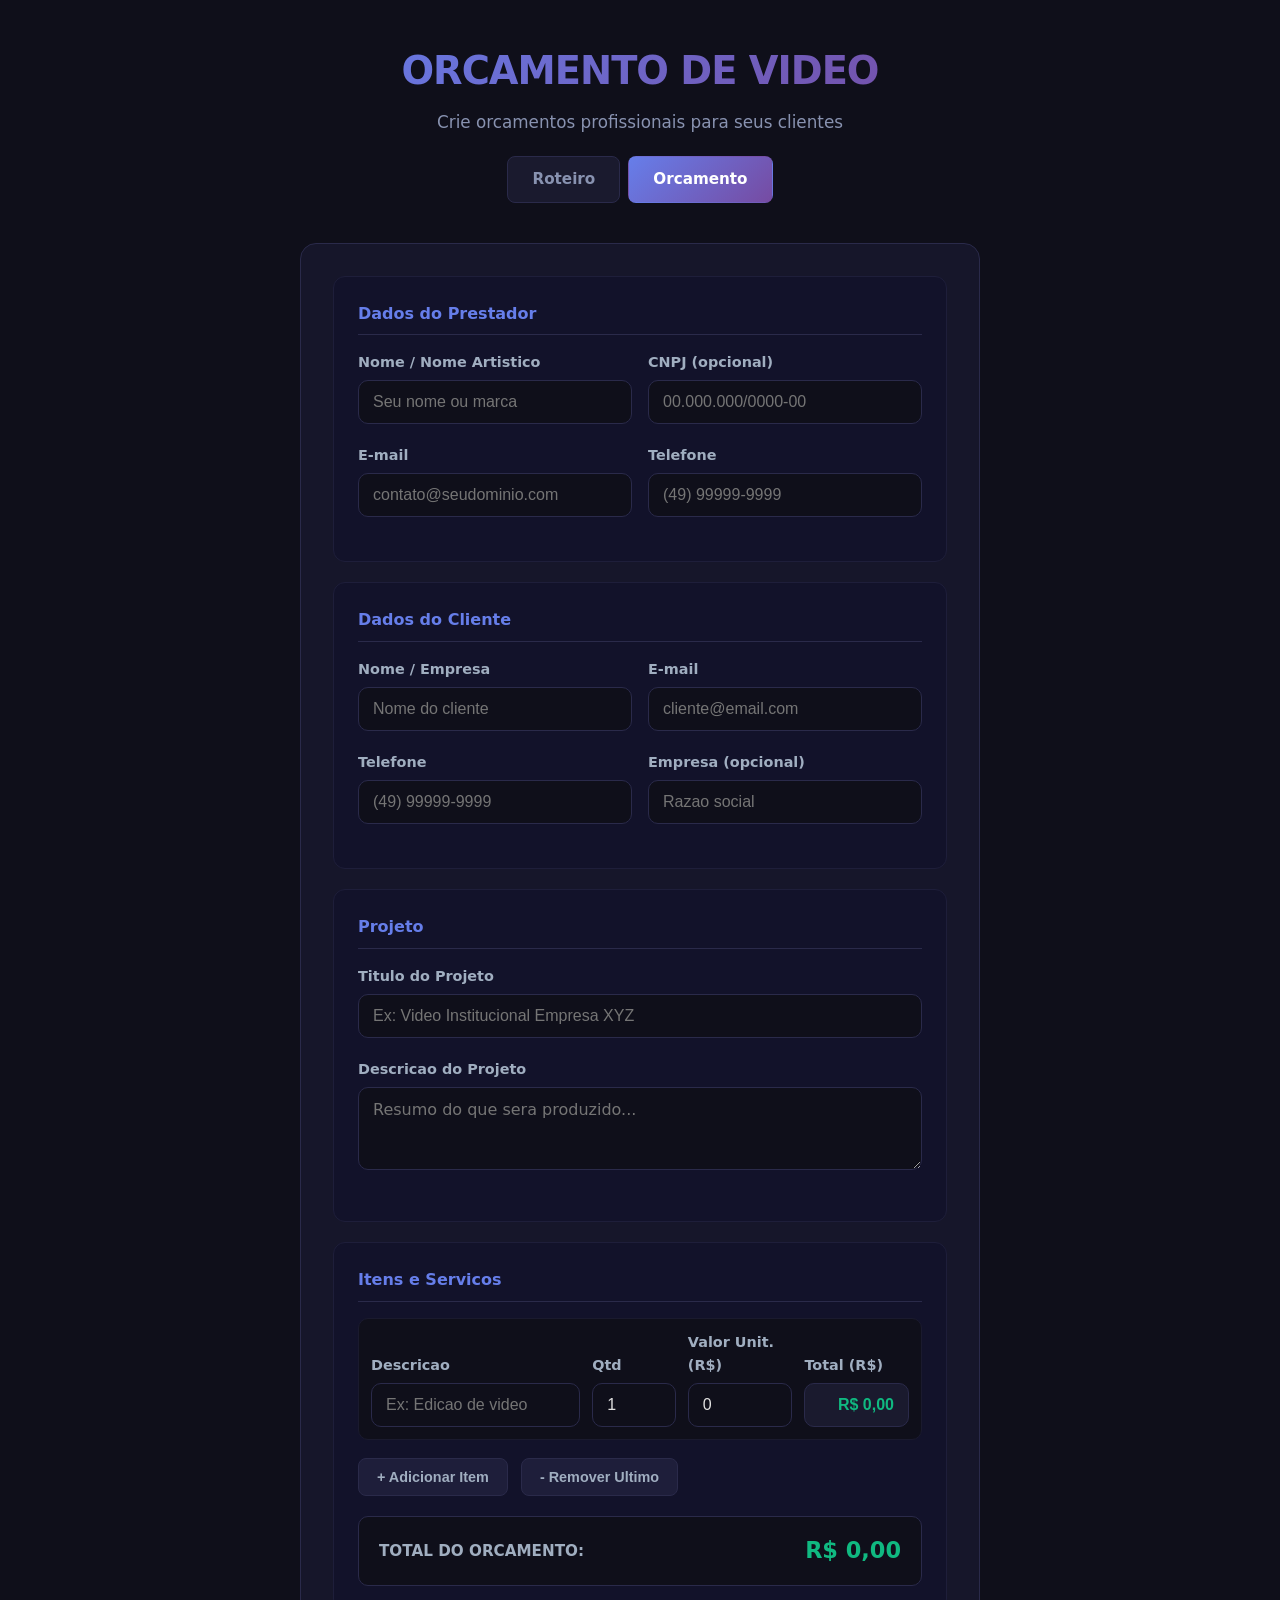
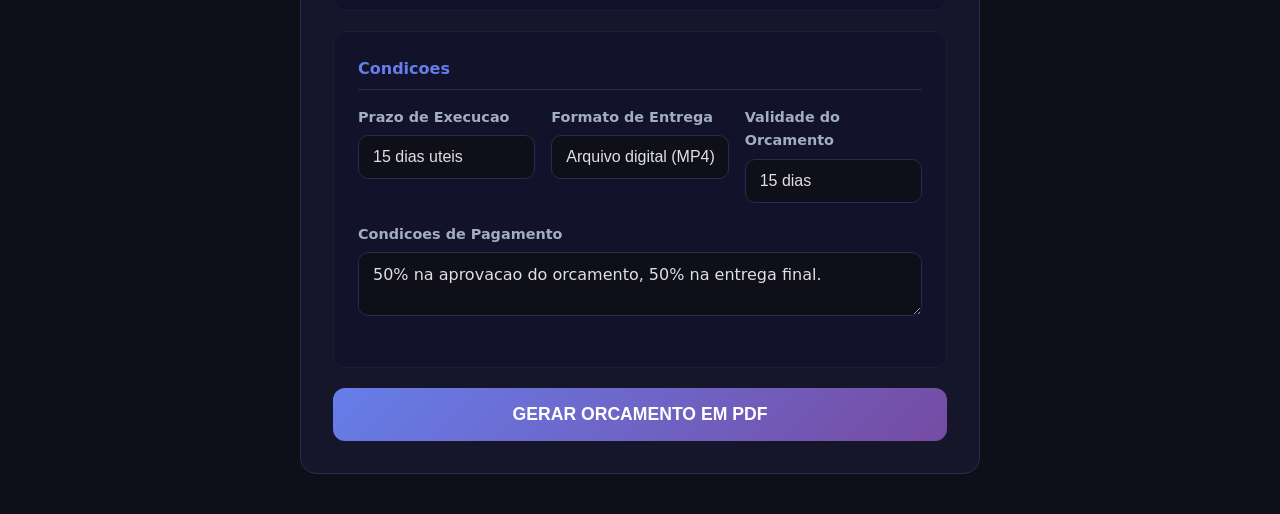
<file: templates/orcamento.html>
<!DOCTYPE html>
<html lang="pt-BR">
<head>
    <meta charset="UTF-8">
    <meta name="viewport" content="width=device-width, initial-scale=1.0">
    <title>Roteirista AI - Orcamento</title>
    <link rel="stylesheet" href="/static/style.css">
</head>
<body>
    <div class="container">
        <header>
            <h1>ORCAMENTO DE VIDEO</h1>
            <p>Crie orcamentos profissionais para seus clientes</p>
            <nav class="nav-tabs">
                <a href="/">Roteiro</a>
                <a href="/orcamento" class="active">Orcamento</a>
            </nav>
        </header>

        <form id="formOrcamento">
            <div class="secao-form">
                <h3 class="secao-titulo-form">Dados do Prestador</h3>
                <div class="grid-2">
                    <div class="form-group">
                        <label>Nome / Nome Artistico</label>
                        <input type="text" name="prestador_nome" placeholder="Seu nome ou marca" required>
                    </div>
                    <div class="form-group">
                        <label>CNPJ (opcional)</label>
                        <input type="text" name="prestador_cnpj" placeholder="00.000.000/0000-00">
                    </div>
                </div>
                <div class="grid-2">
                    <div class="form-group">
                        <label>E-mail</label>
                        <input type="email" name="prestador_email" placeholder="contato@seudominio.com">
                    </div>
                    <div class="form-group">
                        <label>Telefone</label>
                        <input type="text" name="prestador_telefone" placeholder="(49) 99999-9999">
                    </div>
                </div>
            </div>

            <div class="secao-form">
                <h3 class="secao-titulo-form">Dados do Cliente</h3>
                <div class="grid-2">
                    <div class="form-group">
                        <label>Nome / Empresa</label>
                        <input type="text" name="cliente_nome" placeholder="Nome do cliente" required>
                    </div>
                    <div class="form-group">
                        <label>E-mail</label>
                        <input type="email" name="cliente_email" placeholder="cliente@email.com">
                    </div>
                </div>
                <div class="grid-2">
                    <div class="form-group">
                        <label>Telefone</label>
                        <input type="text" name="cliente_telefone" placeholder="(49) 99999-9999">
                    </div>
                    <div class="form-group">
                        <label>Empresa (opcional)</label>
                        <input type="text" name="cliente_empresa" placeholder="Razao social">
                    </div>
                </div>
            </div>

            <div class="secao-form">
                <h3 class="secao-titulo-form">Projeto</h3>
                <div class="form-group">
                    <label>Titulo do Projeto</label>
                    <input type="text" name="projeto_titulo" placeholder="Ex: Video Institucional Empresa XYZ" required>
                </div>
                <div class="form-group">
                    <label>Descricao do Projeto</label>
                    <textarea name="projeto_descricao" rows="3" placeholder="Resumo do que sera produzido..."></textarea>
                </div>
            </div>

            <div class="secao-form">
                <h3 class="secao-titulo-form">Itens e Servicos</h3>
                <div id="itensContainer">
                    <div class="item-row grid-4">
                        <div class="form-group">
                            <label>Descricao</label>
                            <input type="text" name="item_desc[]" placeholder="Ex: Edicao de video" required>
                        </div>
                        <div class="form-group">
                            <label>Qtd</label>
                            <input type="number" name="item_qtd[]" value="1" min="1" required>
                        </div>
                        <div class="form-group">
                            <label>Valor Unit. (R$)</label>
                            <input type="number" name="item_unit[]" value="0" min="0" step="0.01" required onchange="calcularTotal()">
                        </div>
                        <div class="form-group">
                            <label>Total (R$)</label>
                            <input type="text" class="item-total" value="R$ 0,00" readonly tabindex="-1">
                        </div>
                    </div>
                </div>
                <button type="button" class="btn-secundario" onclick="adicionarItem()">+ Adicionar Item</button>
                <button type="button" class="btn-secundario btn-remover" onclick="removerUltimoItem()">- Remover Ultimo</button>

                <div class="resumo-total">
                    <span class="resumo-label">TOTAL DO ORCAMENTO:</span>
                    <span class="resumo-valor" id="totalGeral">R$ 0,00</span>
                </div>
            </div>

            <div class="secao-form">
                <h3 class="secao-titulo-form">Condicoes</h3>
                <div class="grid-3">
                    <div class="form-group">
                        <label>Prazo de Execucao</label>
                        <input type="text" name="prazo" value="15 dias uteis">
                    </div>
                    <div class="form-group">
                        <label>Formato de Entrega</label>
                        <input type="text" name="formato_entrega" value="Arquivo digital (MP4) em alta resolucao">
                    </div>
                    <div class="form-group">
                        <label>Validade do Orcamento</label>
                        <input type="text" name="validade" value="15 dias">
                    </div>
                </div>
                <div class="form-group">
                    <label>Condicoes de Pagamento</label>
                    <textarea name="condicoes_pagamento" rows="2">50% na aprovacao do orcamento, 50% na entrega final.</textarea>
                </div>
            </div>

            <button type="submit" class="btn-gerar" id="btnGerar">
                <span class="btn-text">GERAR ORCAMENTO EM PDF</span>
                <span class="btn-loader hidden">Gerando...</span>
            </button>
        </form>

        <div id="resultado" class="resultado hidden">
            <div class="status-box">
                <h3>Status</h3>
                <div id="statusText">Processando...</div>
            </div>
            <div id="downloadBox" class="download-box hidden">
                <a id="downloadLink" href="#" class="btn-download">BAIXAR ORCAMENTO PDF</a>
            </div>
        </div>
    </div>

    <script>
        function adicionarItem() {
            const container = document.getElementById('itensContainer');
            const row = document.createElement('div');
            row.className = 'item-row grid-4';
            row.innerHTML = `
                <div class="form-group">
                    <label>Descricao</label>
                    <input type="text" name="item_desc[]" placeholder="Ex: Captacao de audio" required>
                </div>
                <div class="form-group">
                    <label>Qtd</label>
                    <input type="number" name="item_qtd[]" value="1" min="1" required onchange="calcularTotal()">
                </div>
                <div class="form-group">
                    <label>Valor Unit. (R$)</label>
                    <input type="number" name="item_unit[]" value="0" min="0" step="0.01" required onchange="calcularTotal()">
                </div>
                <div class="form-group">
                    <label>Total (R$)</label>
                    <input type="text" class="item-total" value="R$ 0,00" readonly tabindex="-1">
                </div>
            `;
            container.appendChild(row);
        }

        function removerUltimoItem() {
            const container = document.getElementById('itensContainer');
            if (container.children.length > 1) {
                container.removeChild(container.lastElementChild);
                calcularTotal();
            }
        }

        function calcularTotal() {
            const qtds = document.querySelectorAll('input[name="item_qtd[]"]');
            const units = document.querySelectorAll('input[name="item_unit[]"]');
            const totals = document.querySelectorAll('.item-total');
            let geral = 0;

            for (let i = 0; i < qtds.length; i++) {
                const q = parseFloat(qtds[i].value) || 0;
                const u = parseFloat(units[i].value) || 0;
                const t = q * u;
                geral += t;
                totals[i].value = 'R$ ' + t.toLocaleString('pt-BR', {minimumFractionDigits: 2, maximumFractionDigits: 2});
            }

            document.getElementById('totalGeral').textContent = 'R$ ' + geral.toLocaleString('pt-BR', {minimumFractionDigits: 2, maximumFractionDigits: 2});
        }

        document.getElementById('itensContainer').addEventListener('input', calcularTotal);

        const form = document.getElementById('formOrcamento');
        form.addEventListener('submit', async (e) => {
            e.preventDefault();
            document.getElementById('btnGerar').disabled = true;
            document.getElementById('resultado').classList.remove('hidden');
            document.getElementById('downloadBox').classList.add('hidden');
            document.getElementById('statusText').textContent = 'Gerando PDF...';

            const formData = new FormData(form);
            const resp = await fetch('/gerar_orcamento', { method: 'POST', body: formData });
            const data = await resp.json();

            if (data.ok) {
                document.getElementById('statusText').textContent = 'Pronto!';
                document.getElementById('downloadLink').href = data.download_url;
                document.getElementById('downloadBox').classList.remove('hidden');
            } else {
                document.getElementById('statusText').textContent = 'Erro: ' + data.erro;
            }
            document.getElementById('btnGerar').disabled = false;
        });
    </script>
</body>
</html>
</file>
<file: static/style.css>
* {
    margin: 0;
    padding: 0;
    box-sizing: border-box;
}

body {
    font-family: 'Segoe UI', system-ui, -apple-system, sans-serif;
    background: #0f0f1a;
    color: #e0e0e0;
    min-height: 100vh;
    line-height: 1.6;
}

.container {
    max-width: 720px;
    margin: 0 auto;
    padding: 40px 20px;
}

header {
    text-align: center;
    margin-bottom: 40px;
}

header h1 {
    font-size: 2.4rem;
    font-weight: 800;
    background: linear-gradient(135deg, #667eea, #764ba2);
    -webkit-background-clip: text;
    -webkit-text-fill-color: transparent;
    background-clip: text;
    letter-spacing: -1px;
}

header p {
    color: #8892b0;
    margin-top: 8px;
    font-size: 1.05rem;
}

form {
    background: #16162a;
    border: 1px solid #2a2a4a;
    border-radius: 16px;
    padding: 32px;
}

.form-group {
    margin-bottom: 20px;
}

.form-group label {
    display: block;
    margin-bottom: 6px;
    font-size: 0.9rem;
    font-weight: 600;
    color: #a0aec0;
}

.form-group input,
.form-group select {
    width: 100%;
    padding: 12px 14px;
    background: #0f0f1a;
    border: 1px solid #2a2a4a;
    border-radius: 10px;
    color: #e0e0e0;
    font-size: 1rem;
    transition: border-color 0.2s, box-shadow 0.2s;
}

.form-group input:focus,
.form-group select:focus {
    outline: none;
    border-color: #667eea;
    box-shadow: 0 0 0 3px rgba(102, 126, 234, 0.15);
}

.form-group small {
    display: block;
    margin-top: 4px;
    color: #64748b;
    font-size: 0.8rem;
}

.grid-2 {
    display: grid;
    grid-template-columns: 1fr 1fr;
    gap: 16px;
}

.grid-3 {
    display: grid;
    grid-template-columns: 1fr 1fr 1fr;
    gap: 16px;
}

@media (max-width: 600px) {
    .grid-2, .grid-3 {
        grid-template-columns: 1fr;
    }
}

.ia-section {
    background: #12122a;
    border: 1px dashed #2a2a4a;
    border-radius: 12px;
    padding: 20px;
    margin: 24px 0;
}

.toggle-label {
    display: flex;
    align-items: center;
    gap: 12px;
    cursor: pointer;
    font-size: 0.95rem;
    color: #cbd5e1;
}

.toggle-label input {
    display: none;
}

.toggle-switch {
    width: 44px;
    height: 24px;
    background: #2a2a4a;
    border-radius: 12px;
    position: relative;
    transition: background 0.3s;
    flex-shrink: 0;
}

.toggle-switch::after {
    content: '';
    position: absolute;
    width: 20px;
    height: 20px;
    background: #fff;
    border-radius: 50%;
    top: 2px;
    left: 2px;
    transition: transform 0.3s;
}

.toggle-label input:checked + .toggle-switch {
    background: #667eea;
}

.toggle-label input:checked + .toggle-switch::after {
    transform: translateX(20px);
}

.api-key-box {
    margin-top: 16px;
    padding-top: 16px;
    border-top: 1px solid #2a2a4a;
    transition: opacity 0.3s;
}

.hidden {
    display: none !important;
}

.btn-gerar {
    width: 100%;
    padding: 16px;
    background: linear-gradient(135deg, #667eea, #764ba2);
    border: none;
    border-radius: 12px;
    color: white;
    font-size: 1.1rem;
    font-weight: 700;
    cursor: pointer;
    transition: transform 0.2s, box-shadow 0.2s;
    position: relative;
}

.btn-gerar:hover:not(:disabled) {
    transform: translateY(-2px);
    box-shadow: 0 8px 24px rgba(102, 126, 234, 0.35);
}

.btn-gerar:disabled {
    opacity: 0.7;
    cursor: not-allowed;
}

.resultado {
    margin-top: 32px;
    background: #16162a;
    border: 1px solid #2a2a4a;
    border-radius: 16px;
    padding: 24px;
}

.status-box h3 {
    font-size: 1rem;
    color: #a0aec0;
    margin-bottom: 12px;
}

#statusText {
    font-size: 1.2rem;
    font-weight: 700;
    color: #667eea;
    margin-bottom: 12px;
}

.progress-bar {
    width: 100%;
    height: 8px;
    background: #0f0f1a;
    border-radius: 4px;
    overflow: hidden;
}

.progress-fill {
    height: 100%;
    width: 0%;
    background: linear-gradient(90deg, #667eea, #764ba2);
    border-radius: 4px;
    transition: width 0.5s ease;
}

.log-box {
    margin-top: 20px;
}

.log-box h4 {
    font-size: 0.9rem;
    color: #64748b;
    margin-bottom: 8px;
}

.log-box pre {
    background: #0a0a14;
    border: 1px solid #1a1a2e;
    border-radius: 8px;
    padding: 12px;
    font-family: 'Consolas', monospace;
    font-size: 0.85rem;
    color: #94a3b8;
    max-height: 240px;
    overflow-y: auto;
    white-space: pre-wrap;
}

.download-box {
    margin-top: 20px;
    text-align: center;
}

.btn-download {
    display: inline-block;
    padding: 14px 32px;
    background: linear-gradient(135deg, #10b981, #059669);
    color: white;
    text-decoration: none;
    border-radius: 10px;
    font-weight: 700;
    font-size: 1rem;
    transition: transform 0.2s, box-shadow 0.2s;
}

.btn-download:hover {
    transform: translateY(-2px);
    box-shadow: 0 8px 24px rgba(16, 185, 129, 0.35);
}

/* Navegacao */
.nav-tabs {
    display: flex;
    justify-content: center;
    gap: 8px;
    margin-top: 20px;
}

.nav-tabs a {
    padding: 10px 24px;
    border-radius: 8px;
    text-decoration: none;
    font-weight: 600;
    font-size: 0.95rem;
    color: #8892b0;
    background: #1a1a2e;
    border: 1px solid #2a2a4a;
    transition: all 0.2s;
}

.nav-tabs a:hover {
    background: #252540;
    color: #a0aec0;
}

.nav-tabs a.active {
    background: linear-gradient(135deg, #667eea, #764ba2);
    color: white;
    border-color: transparent;
}

/* Secoes do formulario */
.secao-form {
    background: #12122a;
    border: 1px solid #1e1e3a;
    border-radius: 12px;
    padding: 24px;
    margin-bottom: 20px;
}

.secao-titulo-form {
    font-size: 1rem;
    font-weight: 700;
    color: #667eea;
    margin-bottom: 16px;
    padding-bottom: 8px;
    border-bottom: 1px solid #2a2a4a;
}

/* Grid 4 colunas */
.grid-4 {
    display: grid;
    grid-template-columns: 2fr 0.8fr 1fr 1fr;
    gap: 12px;
    align-items: end;
}

@media (max-width: 700px) {
    .grid-4 {
        grid-template-columns: 1fr;
    }
}

/* Textarea */
textarea {
    width: 100%;
    padding: 12px 14px;
    background: #0f0f1a;
    border: 1px solid #2a2a4a;
    border-radius: 10px;
    color: #e0e0e0;
    font-size: 1rem;
    font-family: inherit;
    resize: vertical;
    transition: border-color 0.2s, box-shadow 0.2s;
}

textarea:focus {
    outline: none;
    border-color: #667eea;
    box-shadow: 0 0 0 3px rgba(102, 126, 234, 0.15);
}

/* Botoes secundarios */
.btn-secundario {
    padding: 10px 18px;
    background: #1e1e3a;
    border: 1px solid #2a2a4a;
    border-radius: 8px;
    color: #a0aec0;
    font-size: 0.9rem;
    font-weight: 600;
    cursor: pointer;
    transition: all 0.2s;
    margin-right: 8px;
    margin-top: 8px;
}

.btn-secundario:hover {
    background: #252540;
    color: #e0e0e0;
}

.btn-remover:hover {
    background: #3a1a1a;
    border-color: #5a2a2a;
    color: #f87171;
}

/* Resumo total */
.resumo-total {
    margin-top: 20px;
    padding: 16px 20px;
    background: #0f0f1a;
    border: 1px solid #2a2a4a;
    border-radius: 10px;
    display: flex;
    justify-content: space-between;
    align-items: center;
}

.resumo-label {
    font-size: 0.95rem;
    font-weight: 600;
    color: #a0aec0;
}

.resumo-valor {
    font-size: 1.4rem;
    font-weight: 800;
    color: #10b981;
}

/* Itens de orcamento */
.item-row {
    background: #0f0f1a;
    border: 1px solid #1a1a2e;
    border-radius: 10px;
    padding: 12px;
    margin-bottom: 10px;
}

.item-row .form-group {
    margin-bottom: 0;
}

.item-row input[readonly] {
    background: #1a1a2e;
    color: #10b981;
    font-weight: 700;
    text-align: right;
}
</file>
